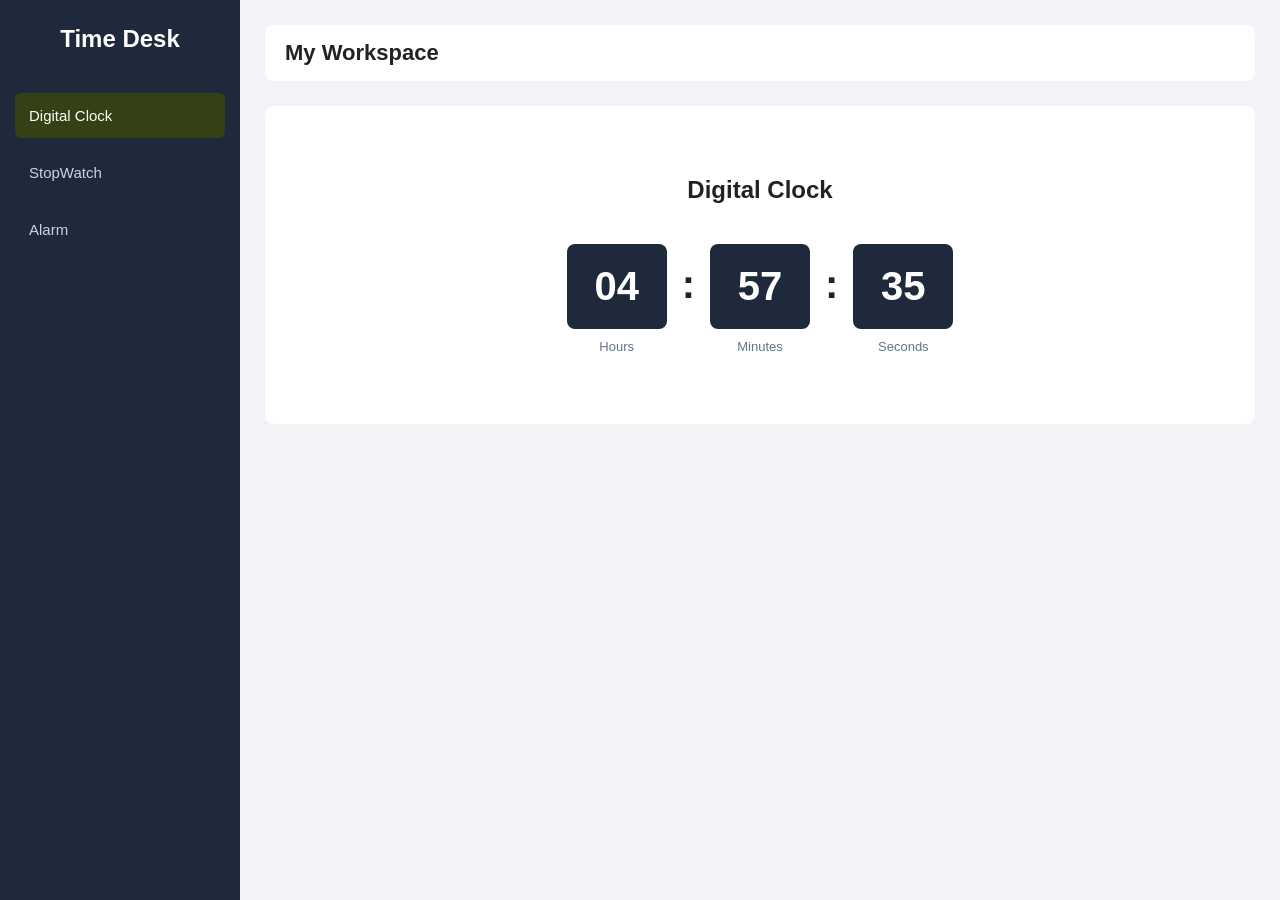
<file: clock_functionality/index.html>
<!DOCTYPE html>
<html lang="en">
<head>
    <meta charset="UTF-8">
    <meta name="viewport" content="width=device-width, initial-scale=1.0">
    <title>Digital Clock</title>
    <link rel="stylesheet" href="style.css">
</head>
<body>
    <div class="app-container">
        <aside class="sidebar">
            <h2>Time Desk</h2>
            <nav>
                <button class="nav-btn active" data-tool="clock">
                    Digital Clock
                </button>

                <button class="nav-btn" data-tool="stopwatch">
                    StopWatch
                </button>

                <button class="nav-btn" data-tool="alarm">
                    Alarm
                </button>
            </nav>
        </aside>

        <main class="main-content">
            <header class="header">
                <h1>My Workspace</h1>
            </header>

            <section id="workspace">
                <!-- Selected tool will appear here -->
            </section>
        </main>
    </div>
    
    <script src="script.js"></script>
</body>
</html>
</file>
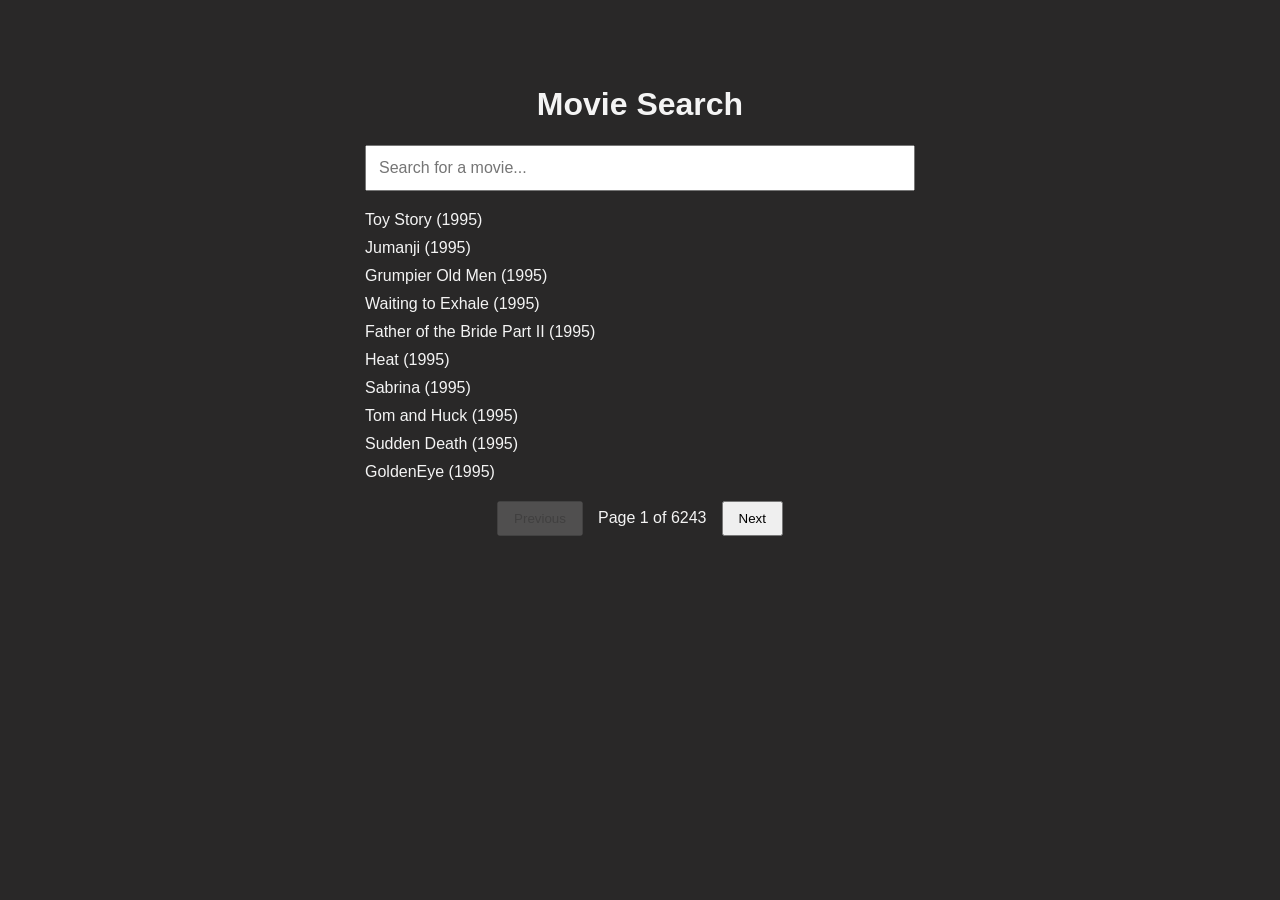
<file: search_functionality/index.html>
<!DOCTYPE html>
<html lang="en">
<head>
    <meta charset="UTF-8">
    <meta name="viewport" content="width=device-width, initial-scale=1.0">
    <title>Movie Search</title>
    <link rel="stylesheet" href="style.css">
</head>
<body>
    <main class="container">
        <h1>Movie Search</h1>
        <input type="text" id="searchInput" placeholder="Search for a movie...">

        <div id="searchResults">
            <!-- Seach results will appear here -->
        </div>
        <div id="pagination"></div>
    </main>

    <script src="script.js"></script>
</body>
</html>
</file>
<file: clock_functionality/style.css>
* {
    margin: 0;
    padding: 0;
    box-sizing: border-box;
}

body {
    font-family: Arial, Helvetica, sans-serif;
    background-color: #f1f3f6;
    color: #222;
}

.app-container {
    display: flex;
    min-height: 100vh;
}

/* Sidebar */
.sidebar {
    width: 240px;
    background-color: #1e293b;
    color: white;
    padding: 25px 15px;
}

.sidebar h2 {
    margin-bottom: 40px;
    text-align: center;
}

.sidebar nav {
    display: flex;
    flex-direction: column;
    gap: 12px;
}

.nav-btn {
    padding: 14px;
    border: none;
    border-radius: 6px;
    background: transparent;
    color: #cbd5e1;
    text-align: left;
    font-size: 15px;
    cursor: pointer;
}

.nav-btn:hover, .nav-btn.active {
    background-color: #334115;
    color: white;
}

/* Main Content */
.main-content {
    flex: 1;
    padding: 25px;
}

.header {
    padding: 15px 20px;
    background-color: white;
    border-radius: 8px;
    margin-bottom: 25px;
}

.header h1 {
    font-size: 22px;
}

#workspace {
    background-color: white;
    min-height: 4oopx;
    padding: 30px;
    border-radius: 8px;
}

.clock-container {
    text-align: center;
    padding: 40px 20px;
}

.clock-container h2 {
    margin-bottom: 40px;
}

.clock-display {
    display: flex;
    justify-content: center;
    align-items: center;
    gap: 15px;
}

.time-unit {
    display: flex;
    flex-direction: column;
    align-items: center;
    gap: 10px;
}

.time-unit span {
    background-color: #1e293b;
    color: white;
    padding: 20px;
    border-radius: 8px;
    font-size: 40px;
    font-weight: bold;
    min-width: 100px;
}

.time-unit small {
    color: #64748b;
    font-size: 13px;
}

.separator {
    font-size: 40px;
    font-weight: bold;
    margin-bottom: 30px;
}

/* Stopwatch */
.stopwatch-container {
    text-align: center;
    padding: 40px 20px;
}

.stopwatch-container h2 {
    margin-bottom: 40px;
}

.stopwatch-display {
    margin-bottom: 30px;
}

.stopwatch-display span {
    font-size: 48px;
    font-weight: bold;
    color: #1e293b;
}

.stopwatch-controls {
    display: flex;
    justify-content: center;
    gap: 15px;
}

.stopwatch-controls button {
    padding: 12px 25px;
    border: none;
    border-radius: 6px;
    color: white;
    font-size: 15px;
    cursor: pointer;
}

#start-btn {
    background-color: #16a34a;
}

#pause-btn {
    background-color: #7f8315;
}

#reset-btn {
    background-color: #dc2626;
}

/* alarm */
.alarm-container {
    padding: 30px 20px;
}

.alarm-container h2 {
    text-align: center;
    margin-bottom: 35px;
}

.alarm-inputs {
    display: flex;
    justify-content: center;
    align-items: flex-end;
    gap: 20px;
    flex-wrap: wrap;
}

.alarm-input-group {
    display: flex;
    flex-direction: column;
    gap: 8px;
}

.alarm-input-group label {
    font-size: 14px;
    color: #475569;
}

.alarm-input-group input {
    padding: 12px;
    border: 1px solid #cbd5e1;
    border-radius: 6px;
    font-size: 15px;
}

#add-alarm-btn {
    padding: 12px 20px;
    border: none;
    border-radius: 6px;
    background-color: #16a34a;
    color: white;
    font-size: 15px;
    cursor: pointer;
}

#add-alarm-btn:hover {
    background-color: #15803d;
}

.alarm-list-container {
    margin-top: 45px;
}

.alarm-list-container h3 {
    margin-bottom: 20px;
}

#alarm-list {
    list-style: none;
}
</file>
<file: search_functionality/style.css>
* {
    box-sizing: border-box;
}

body {
    font-family: Arial, Helvetica, sans-serif;
    background-color: #292828;
    color: #f4f4f4;
    margin: 0;
    padding: 40px;
}

.container {
    max-width: 600px;
    margin: 0 auto;
    padding: 25px;
    border-radius: 8px;
}

h1 {
    text-align: center;
}

#searchInput {
    width: 100%;
    padding: 12px;
    font-size: 16px;
    margin-bottom: 20px;
}

#searchResults {
    display: flex;
    flex-direction: column;
    gap: 10px;
}

#pagination {
    display: flex;
    justify-content: center;
    align-items: center;
    gap: 15px;
    margin-top: 20px;
}

#pagination button {
    padding: 8px 15px;
    cursor: pointer;
}

#pagination button:disabled {
    cursor: not-allowed;
    opacity: 0.5;
}
</file>
